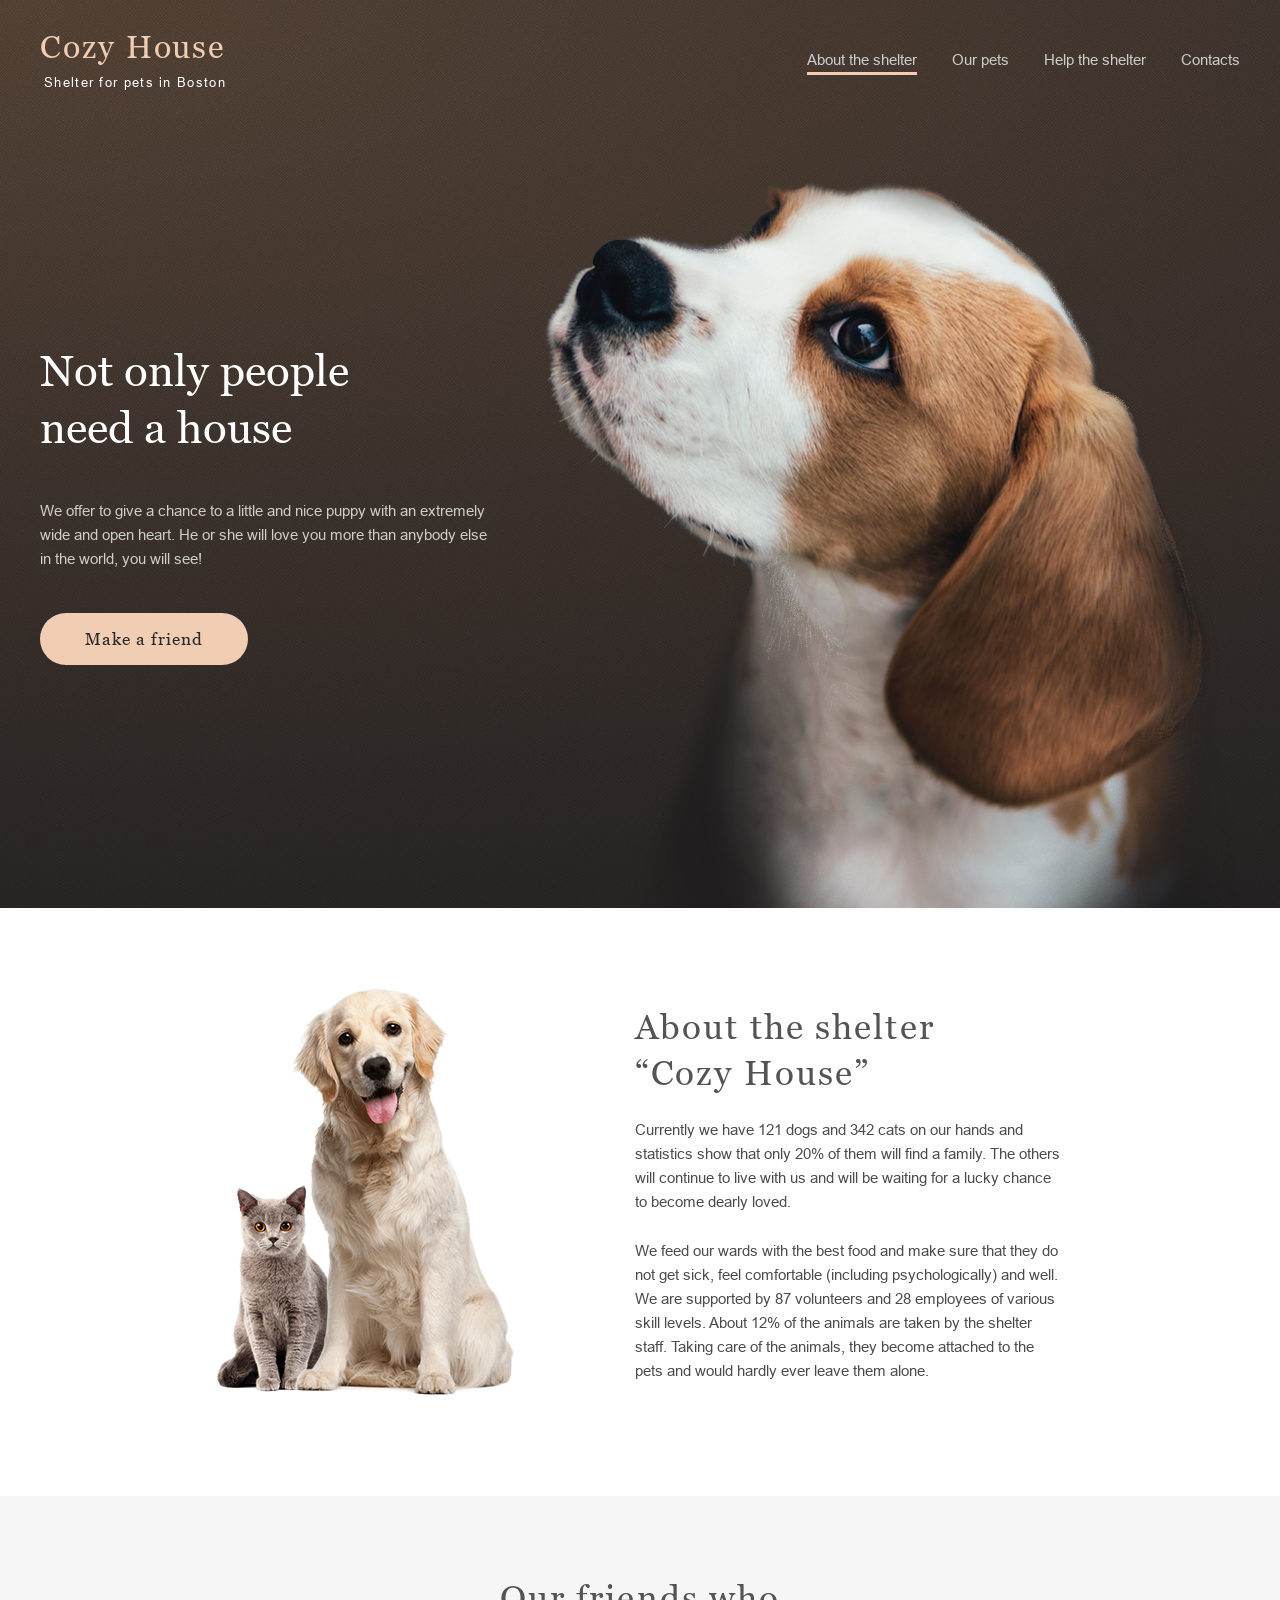
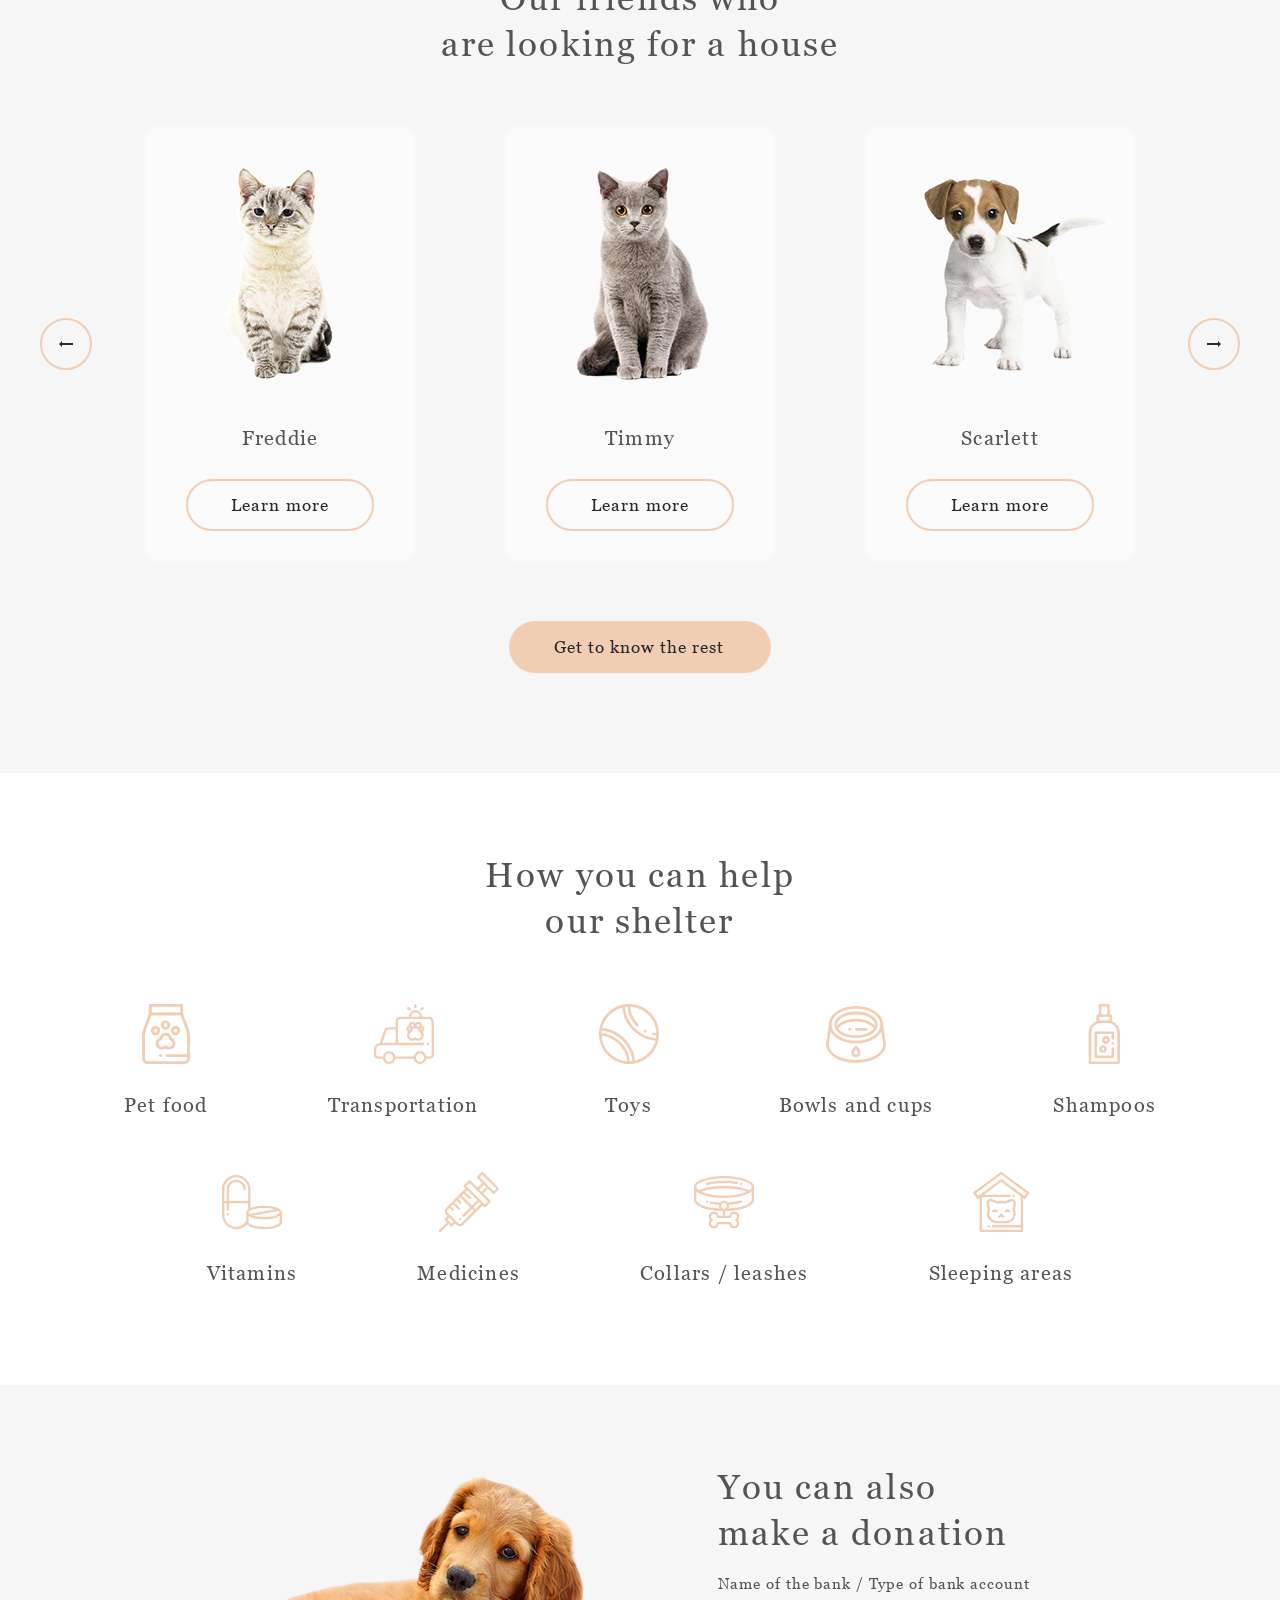
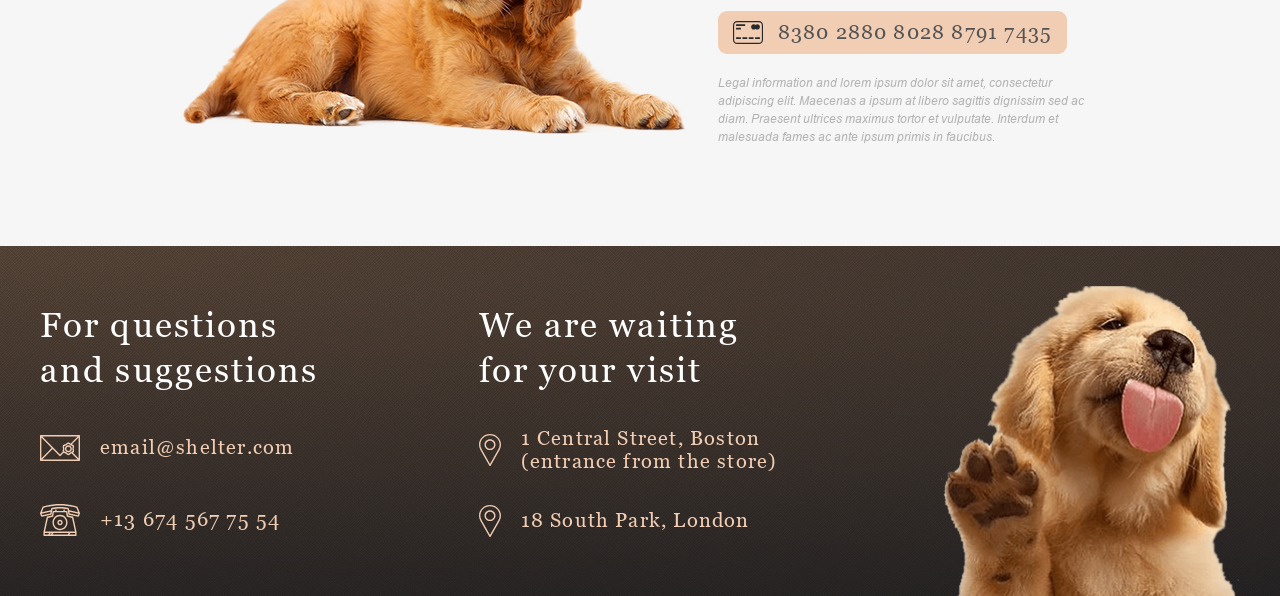
<file: index.html>
<!DOCTYPE html>
<html lang="en">
<head>
    <meta charset="UTF-8">
    <meta name="viewport" content="width=device-width, initial-scale=1.0">
    <title>Cozy House | main page</title>
    <!-- <link rel="preload" href="fonts/ArialMT.woff2" as="font" type="font/woff2" crossorigin>
    <link rel="preload" href="fonts/Georgia.woff2" as="font" type="font/woff2" crossorigin> -->
    <link rel="stylesheet" href="css/style.css">
    <link rel="icon" type="image/x-icon" href="images/favicon.ico">
</head>
<body>
    <div class="overlay" id="overlay"></div> 
    <header class="header">
        <div class="container">
            <div class="header__row">
                <a class="header__logo logo" href="#">
                    <div class="logo__title">
                        Cozy House
                    </div>
                    <div class="logo__desc">
                        Shelter for pets in Boston
                    </div>
                </a>
                <nav class="header__main-menu main-menu">
                    <ul class="main-menu__list">
                        <li class="main-menu__item"><a href="#" class="main-menu__link main-menu__link--current">About the shelter</a></li>
                        <li class="main-menu__item"><a href="pets.html" class="main-menu__link">Our pets</a></li>
                        <li class="main-menu__item"><a href="#help" class="main-menu__link">Help the shelter</a></li>
                        <li class="main-menu__item"><a href="#contacts" class="main-menu__link">Contacts</a></li>
                    </ul>
                </nav>
                <div class="burger header__burger">
                    <div class="burger__elem"></div>
                    <div class="burger__elem"></div>
                    <div class="burger__elem"></div>
                </div>
            </div>
        </div>
    </header>
    <main class="main">
        <div class="hero">
            <div class="container">
                <div class="hero__row">
                    <div class="hero__content">
                        <h1 class="hero__title">
                            Not only people need a house
                        </h1>
                        <div class="hero__desc">
                            We offer to give a chance to a little and nice puppy with an extremely wide and open heart. He or she will love you more than anybody else in the world, you will see!
                        </div>
                        <a class="hero__button button button--background" href="#friends">
                            Make a friend
                        </a>
                    </div>
                    <div class="hero__image-container">
                        <img class="hero__image" src="images/hero-image.png" width="698" height="728" alt="">
                    </div>
                </div>
            </div>
        </div>
        <section class="about">
            <div class="container">
                <div class="about__row">
                    <div class="about__image-container">
                        <img class="about__image" src="images/about-pets.png" width="300" height="408" alt="">
                    </div>
                    <div class="about__content">
                        <h2 class="section-title about__section-title">
                            About the shelter “Cozy House”
                        </h2>
                        <p>
                            Currently we have 121 dogs and 342 cats on our hands and statistics show that only 20% of them will find a family. The others will continue to live with us and will be waiting for a lucky chance to become dearly loved.
                        </p>
                        <p>
                            We feed our wards with the best food and make sure that they do not get sick, feel comfortable (including psychologically) and well. We are supported by 87 volunteers and 28 employees of various skill levels. About 12% of the animals are taken by the shelter staff. Taking care of the animals, they become attached to the pets and would hardly ever leave them alone.
                        </p>
                    </div>
                </div>
            </div>
        </section>
         <section class="friends friends--hero" id="friends">
            <div class="container">
                <h2 class="friends__section-title section-title section-title--big-margin">
                    Our friends who
                    are&nbsp;looking for a house
                </h2>
                <div class="friends__slider slider">
                    <div class="slider__arrow slider__arrow--left">
                        <svg width="14" height="6" viewBox="0 0 14 6" fill="none" xmlns="http://www.w3.org/2000/svg">
                            <path d="M14 2V4H3V6L0 3L3 0V2H14Z" fill="#292929" />
                        </svg>
                    </div>
                   
                    <div class="slider__wrapper">
                        <div class="slider__item">
                            <a class="friends-item" href="#">
                                <div class="friends-item__image-container">
                                    <img src="images/pets-katrine.jpg" alt="">
                                </div>
                                <div class="friends-item__title">
                                    Katrine
                                </div>
                                <div class="friends-item__button button button--round">
                                    Learn more
                                </div>
                            </a>
                        </div>
                        <div class="slider__item">
                            <a class="friends-item" href="#">
                                <div class="friends-item__image-container">
                                    <img src="images/pets-jennifer.jpg" alt="">
                                </div>
                                <div class="friends-item__title">
                                    Jennifer
                                </div>
                                <div class="friends-item__button button button--round">
                                    Learn more
                                </div>
                            </a>
                        </div>
                        <div class="slider__item">
                            <a class="friends-item" href="#">
                                <div class="friends-item__image-container">
                                    <img src="images/pets-woody.jpg" alt="">
                                </div>
                                <div class="friends-item__title">
                                    Woody
                                </div>
                                <div class="friends-item__button button button--round">
                                    Learn more
                                </div>
                            </a>
                        </div>
                    </div>
                    <div class="slider__arrow slider__arrow--right">
                        <svg width="14" height="6" viewBox="0 0 14 6" fill="none" xmlns="http://www.w3.org/2000/svg">
                            <path d="M0 4V2L11 2V0L14 3L11 6V4L0 4Z" fill="#292929" />
                        </svg>
                    </div>
                </div>
                <a class="friends__button button button--background" href="pets.html">
                    Get to know the rest
                </a>
            </div>
        </section>
        <section class="help" id="help">
            <div class="container">
                <h2 class="help__section-title section-title section-title--big-margin">
                    How you can help
                    our shelter
                </h2>
                <div class="help__row">
                    <div class="help__col">
                        <div class="help-item">
                            <div class="help-item__icon">
                                <img src="images/help/1.svg" alt="">
                            </div>
                            <div class="help-item__name">
                                Pet food
                            </div>
                        </div>
                    </div>
                    <div class="help__col">
                        <div class="help-item">
                            <div class="help-item__icon">
                                <img src="images/help/2.svg" alt="">
                            </div>
                            <div class="help-item__name">
                                Transportation
                            </div>
                        </div>
                    </div>
                   
                    <div class="help__col">
                        <div class="help-item">
                            <div class="help-item__icon">
                                <img src="images/help/3.svg" alt="">
                            </div>
                            <div class="help-item__name">
                                Toys
                            </div>
                        </div>
                    </div>
                    <div class="help__col">
                        <div class="help-item">
                            <div class="help-item__icon">
                                <img src="images/help/4.svg" alt="">
                            </div>
                            <div class="help-item__name">
                                Bowls and cups
                            </div>
                        </div>
                    </div>
                    <div class="help__col">
                        <div class="help-item">
                            <div class="help-item__icon">
                                <img src="images/help/5.svg" alt="">
                            </div>
                            <div class="help-item__name">
                                Shampoos
                            </div>
                        </div>
                    </div>
                    <div class="help__col">
                        <div class="help-item">
                            <div class="help-item__icon">
                                <img src="images/help/6.svg" alt="">
                            </div>
                            <div class="help-item__name">
                                Vitamins
                            </div>
                        </div>
                    </div>
                    <div class="help__col">
                        <div class="help-item">
                            <div class="help-item__icon">
                                <img src="images/help/7.svg" alt="">
                            </div>
                            <div class="help-item__name">
                                Medicines
                            </div>
                        </div>
                    </div>
                    <div class="help__col">
                        <div class="help-item">
                            <div class="help-item__icon">
                                <img src="images/help/8.svg" alt="">
                            </div>
                            <div class="help-item__name">
                                Collars / leashes
                            </div>
                        </div>
                    </div>
                    <div class="help__col">
                        <div class="help-item">
                            <div class="help-item__icon">
                                <img src="images/help/9.svg" alt="">
                            </div>
                            <div class="help-item__name">
                                Sleeping areas
                            </div>
                        </div>
                    </div>
                </div>
            </div>
        </section>
        <section class="dontaion">
            <div class="container">
                <div class="dontaion__row">
                    <div class="donation__image-container">
                        <img class="dontaion__image" src="images/donation-dog.png" alt="">
                    </div>
                    <div class="dontaion__content">
                        <h2 class="dontaion__section-title section-title">
                            You can also make a donation
                        </h2>
                        <p class="donation__subtitle">
                            Name of the bank / Type of bank account
                        </p>
                        <a class="donation__credit-card cradit-card" href="#">
                            <img class="cradit-card__img" src="images/credit-card.svg" alt="">
                            8380 2880 8028 8791 7435
                        </a>
                        <div class="donation__desc">
                            Legal information and lorem ipsum dolor sit amet, consectetur adipiscing elit. Maecenas a ipsum at libero sagittis dignissim sed ac diam. Praesent ultrices maximus tortor et vulputate. Interdum et malesuada fames ac ante ipsum primis in faucibus.
                        </div>
                    </div>
                </div>
              
            </div>
        </section>
    </main> 
    <footer class="footer" id="contacts">
        <div class="container">
            <div class="footer__row">
                <div class="footer__col footer__col--links">
                    <h2 class="footer__section-title footer__section-title--big section-title">
                        For questions and suggestions
                    </h2>
                    <ul class="footer__contacts">
                        <li class="footer__list-item">
                            <a class="footer__item footer__item--center" href="mailto:email@shelter.com">
                                <img src="images/icon-email.svg" alt="">
                                email@shelter.com
                            </a>
                        </li>
                        <li class="footer__list-item">
                            <a class="footer__item footer__item--center" href="tel:+136745677554">
                                <img src="images/icon-phone.svg" alt="">
                                +13 674 567 75 54
                            </a>
                        </li>
                    </ul>
                </div>
                <div class="footer__col footer__col--adress">
                    <h2 class="footer__section-title section-title">
                        We are waiting for your visit
                    </h2>
                    <ul class="footer__contacts">
                        <li class="footer__list-item">
                            <a class="footer__item footer__item--center" href="https://maps.app.goo.gl/FoFPzvUxAFWKKioE9" target="_blank">
                                <img src="images/icon-marker.svg" alt="">
                                1 Central Street, Boston (entrance from the store)
                            </a>
                        </li>
                        <li class="footer__list-item">
                            <a class="footer__item footer__item--center" href="https://maps.app.goo.gl/FoFPzvUxAFWKKioE9" target="_blank">
                                <img src="images/icon-marker.svg" alt="">
                                18 South Park, London 
                            </a>
                        </li>
                    </ul>
                </div>
                <div class="footer__col">
                    <img  src="images/footer-puppy.png" alt="">
                </div>
            </div>
        </div>
    </footer>
    <script src="main.js"></script>
</body>
</html>
</file>
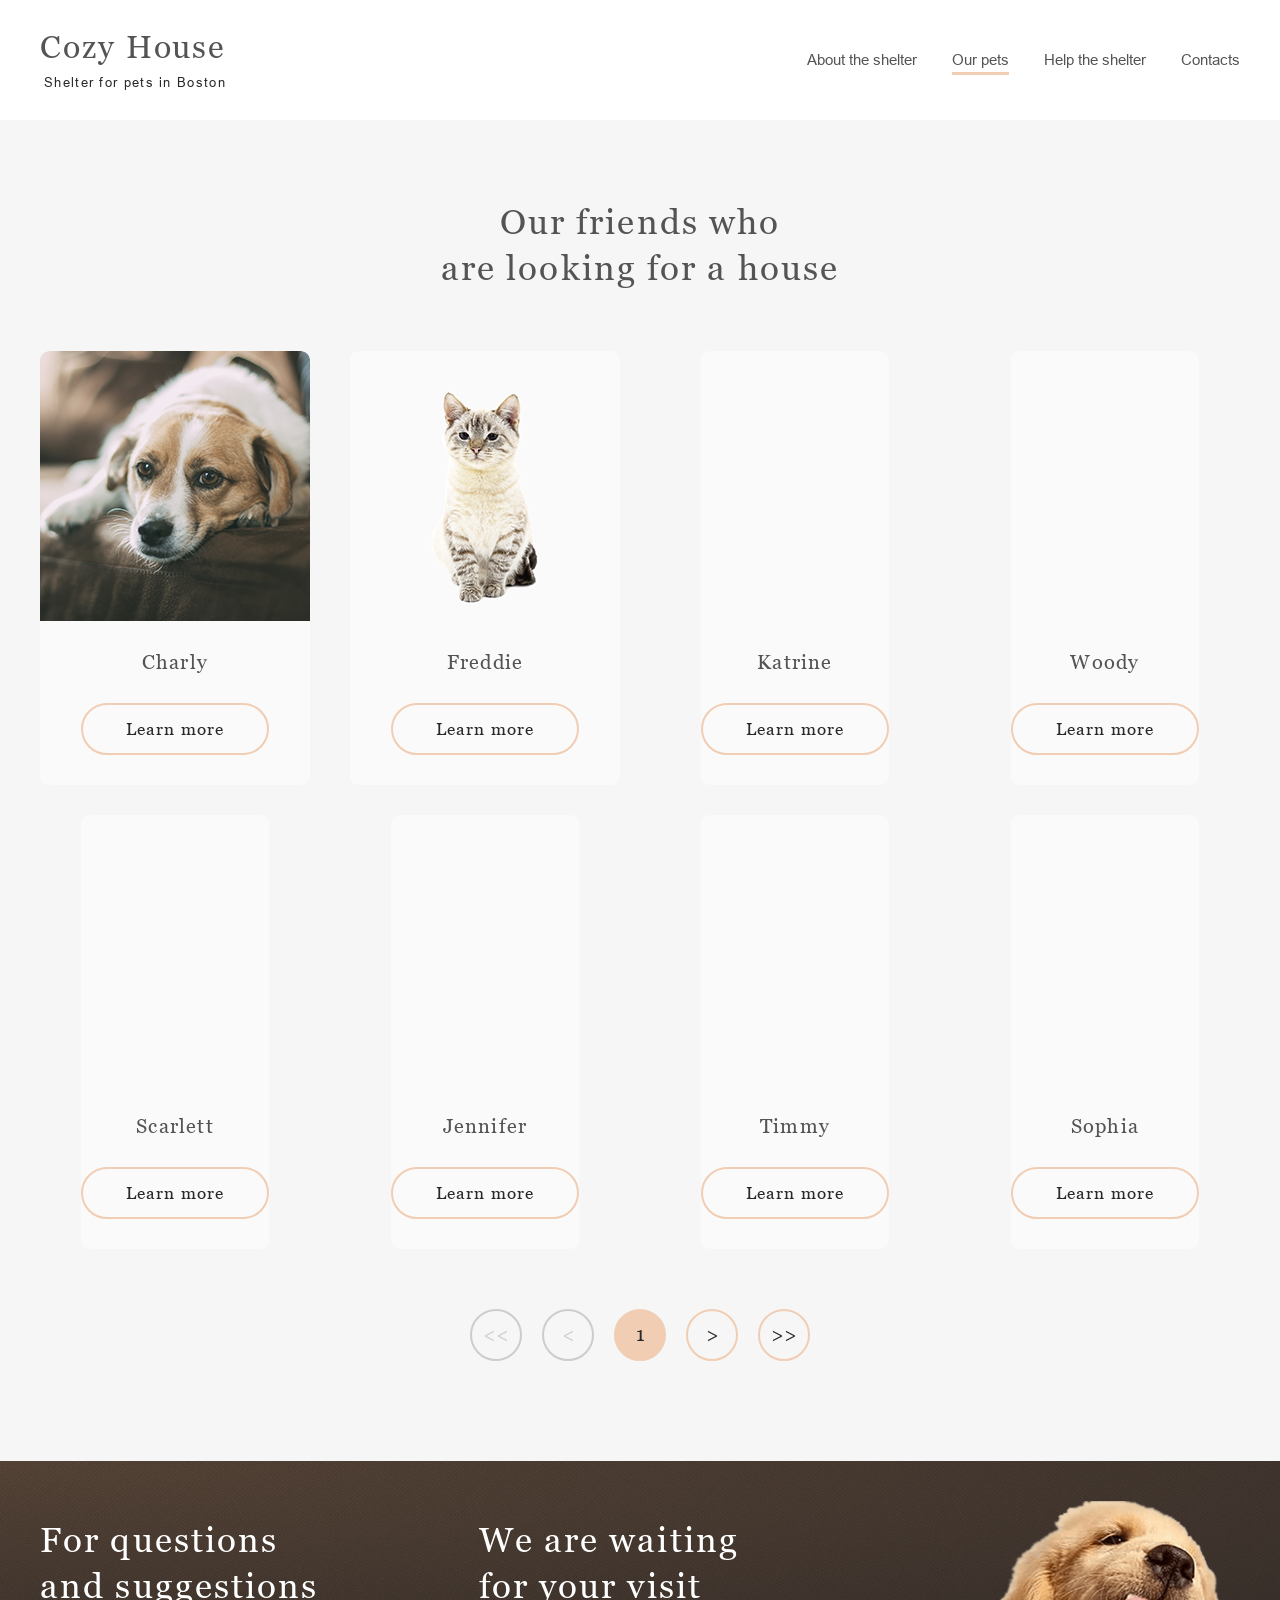
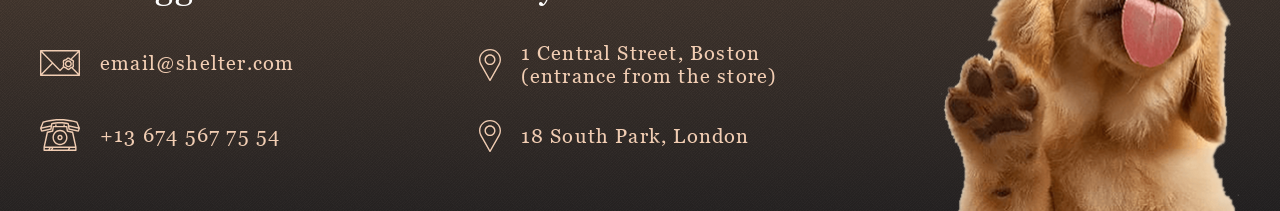
<file: pets.html>
<!DOCTYPE html>
<html lang="en">
<head>
    <meta charset="UTF-8">
    <meta name="viewport" content="width=device-width, initial-scale=1.0">
    <title>Cozy House | pets page</title>
    <!-- <link rel="preload" href="fonts/ArialMT.woff2" as="font" type="font/woff2" crossorigin>
    <link rel="preload" href="fonts/Georgia.woff2" as="font" type="font/woff2" crossorigin> -->
    <link rel="stylesheet" href="css/style.css">
    <link rel="icon" type="image/x-icon" href="images/favicon.ico">
</head>
<body>
    <div class="overlay" class="overlay"></div>
    <header class="header header--inside header--white">
        <div class="container">
            <div class="header__row">
                <a class="header__logo logo" href="https://rolling-scopes-school.github.io/soveliy-JSFEPRESCHOOL2024Q2/shelter/">
                    <div class="logo__title">
                        Cozy House
                    </div>
                    <div class="logo__desc">
                        Shelter for pets in Boston
                    </div>
                </a>
                <nav class="header__main-menu main-menu">
                    <ul class="main-menu__list">
                        <li class="main-menu__item"><a href="https://rolling-scopes-school.github.io/soveliy-JSFEPRESCHOOL2024Q2/shelter/" class="main-menu__link">About the shelter</a></li>
                        <li class="main-menu__item"><a href="#" class="main-menu__link main-menu__link--current">Our pets</a></li>
                        <li class="main-menu__item"><a href="https://rolling-scopes-school.github.io/soveliy-JSFEPRESCHOOL2024Q2/shelter/#help" class="main-menu__link">Help the shelter</a></li>
                        <li class="main-menu__item"><a href="#contacts" class="main-menu__link">Contacts</a></li>
                    </ul>
                </nav>
                <div class="burger header__burger">
                    <div class="burger__elem"></div>
                    <div class="burger__elem"></div>
                    <div class="burger__elem"></div>
                </div>
            </div>
        </div>
    </header>
    <main class="main">
        <div class="friends" id="friends">
            <div class="container">
                <h1 class="friends__section-title section-title section-title--big-margin">
                    Our friends who
                    are&nbsp;looking for a house
                </h1>
                <div class="friends__grid">
                    <a class="friends-item" href="#">
                        <div class="friends-item__image-container">
                            <img src="images/pets-katrine.jpg" alt="">
                        </div>
                        <div class="friends-item__title">
                            Katrine
                        </div>
                        <div class="friends-item__button button button--round">
                            Learn more
                        </div>
                    </a>
                    <a class="friends-item" href="#">
                        <div class="friends-item__image-container">
                            <img src="images/pets-jennifer.jpg" alt="">
                        </div>
                        <div class="friends-item__title">
                            Jennifer
                        </div>
                        <div class="friends-item__button button button--round">
                            Learn more
                        </div>
                    </a>
                    <a class="friends-item" href="#">
                        <div class="friends-item__image-container">
                            <img src="images/pets-woody.jpg" alt="">
                        </div>
                        <div class="friends-item__title">
                            Woody
                        </div>
                        <div class="friends-item__button button button--round">
                            Learn more
                        </div>
                    </a>
                    <a class="friends-item" href="#">
                        <div class="friends-item__image-container">
                            <img src="images/pets/4.jpg" alt="">
                        </div>
                        <div class="friends-item__title">
                            Sophia
                        </div>
                        <div class="friends-item__button button button--round">
                            Learn more
                        </div>
                    </a>
                    <a class="friends-item" href="#">
                        <div class="friends-item__image-container">
                            <img src="images/pets/pets-timmy.png" alt="">
                        </div>
                        <div class="friends-item__title">
                            Timmy
                        </div>
                        <div class="friends-item__button button button--round">
                            Learn more
                        </div>
                    </a>
                    <a class="friends-item" href="#">
                        <div class="friends-item__image-container">
                            <img src="images/pets/pets-charly.jpg" alt="">
                        </div>
                        <div class="friends-item__title">
                            Charly
                        </div>
                        <div class="friends-item__button button button--round">
                            Learn more
                        </div>
                    </a>
                    <a class="friends-item" href="#">
                        <div class="friends-item__image-container">
                            <img src="images/pets/pets-scarlet.jpg" alt="">
                        </div>
                        <div class="friends-item__title">
                            Scarlett
                        </div>
                        <div class="friends-item__button button button--round">
                            Learn more
                        </div>
                    </a>
                    <a class="friends-item" href="#">
                        <div class="friends-item__image-container">
                            <img src="images/pets/8.jpg" alt="">
                        </div>
                        <div class="friends-item__title">
                            Freddie
                        </div>
                        <div class="friends-item__button button button--round">
                            Learn more
                        </div>
                    </a>
                </div>
                <nav class="friends__pagination pagination">
                    <ul class="pagination__list">
                        <li class="pagination__item">
                            <a class="pagination__link pagination__link--disable">&lt;&lt;</a>
                        </li>
                        <li class="pagination__item">
                            <a class="pagination__link pagination__link--disable">&lt;</a>
                        </li>
                        <li class="pagination__item">
                            <a class="pagination__link pagination__link--current">1</a>
                        </li>
                        <li class="pagination__item">
                            <a href="#" class="pagination__link">></a>
                        </li>
                        <li class="pagination__item">
                            <a href="#" class="pagination__link">>></a>
                        </li>
                    </ul>
                </nav>
            </div>
        </div>
    </main> 
    <footer class="footer" id="contacts">
        <div class="container">
            <div class="footer__row">
                <div class="footer__col footer__col--links">
                    <h2 class="footer__section-title footer__section-title--big section-title">
                        For questions and suggestions
                    </h2>
                    <ul class="footer__contacts">
                        <li class="footer__list-item">
                            <a class="footer__item footer__item--center" href="mailto:email@shelter.com">
                                <img src="images/icon-email.svg" alt="">
                                email@shelter.com
                            </a>
                        </li>
                        <li class="footer__list-item">
                            <a class="footer__item footer__item--center" href="tel:+136745677554">
                                <img src="images/icon-phone.svg" alt="">
                                +13 674 567 75 54
                            </a>
                        </li>
                    </ul>
                </div>
                <div class="footer__col footer__col--adress">
                    <h2 class="footer__section-title section-title">
                        We are waiting for your visit
                    </h2>
                    <ul class="footer__contacts">
                        <li class="footer__list-item">
                            <a class="footer__item footer__item--center" href="https://maps.app.goo.gl/FoFPzvUxAFWKKioE9" target="_blank">
                                <img src="images/icon-marker.svg" alt="">
                                1 Central Street, Boston (entrance from the store)
                            </a>
                        </li>
                        <li class="footer__list-item">
                            <a class="footer__item footer__item--center" href="https://maps.app.goo.gl/FoFPzvUxAFWKKioE9" target="_blank">
                                <img src="images/icon-marker.svg" alt="">
                                18 South Park, London 
                            </a>
                        </li>
                    </ul>
                </div>
                <div class="footer__col">
                    <img  src="images/footer-puppy.png" alt="">
                </div>
            </div>
        </div>
    </footer>
    <script src="main.js"></script>
</body>
</html>
</file>
<file: css/style.css>
:root {
    --color-light-xl: #fff;
	--color-light-l: #f6f6f6;
	--color-light-s: #fafafa;
	--color-dark-s: #cdcdcd;
	--color-dark-m: #b2b2b2;
	--color-dark-l: #545454;
	--color-dark-xl: #4c4c4c;
	--color-dark-2xl: #444;
	--color-dark-3xl: #292929;
	--color-primary: #f1cdb3;
	--color-primary-light: #fddcc4;
	--start-screen-gradient-background: #211f20;
	--footer-gradient-background: #211f20;
    --font-family: "Georgia", sans-serif;
    --second-family: "Arial", sans-serif;
}
@font-face {
    font-family: 'Georgia';
    src: url('../fonts/Georgia-Italic.woff2') format('woff2');
    font-weight: normal;
    font-style: italic;
    font-display: swap;
}

@font-face {
    font-family: 'Arial';
    src: url('../fonts/ArialMT.woff2') format('woff2');
    font-weight: normal;
    font-style: normal;
    font-display: swap;
}

@font-face {
    font-family: 'Arial';
    src: url('../fonts/Arial-ItalicMT.woff2') format('woff2');
    font-weight: normal;
    font-style: italic;
    font-display: swap;
}

@font-face {
    font-family: 'Georgia';
    src: url('../fonts/Georgia.woff2') format('woff2');
    font-weight: normal;
    font-style: normal;
    font-display: swap;
}


html{
	scroll-behavior: smooth;
	height: 100%;
}

body{
	display: flex;
	flex-direction: column;	
	height: 100%;
    margin: 0;
    padding: 0;
    font-family: var(--font-family);
    color: var(--color-dark-l);
	background: var(--color-light-l);
}

.main{
	flex: 1 0 auto;
}

.footer{
	flex: 0 0 auto;
}

.container{
	max-width: 1200px;
	padding: 0 15px;
	margin: 0 auto;
}

.button{
	display: inline-flex;
	box-sizing: border-box;
	font-family: var(--font-family);
	font-weight: 400;
	font-size: 17px;
	line-height: 130%;
	color: var(--color-dark-3xl);
	letter-spacing: 0.06em;
	text-decoration: none;
	border-radius: 100px;
	transition: 0.3s;
}

.button--background{
	padding: 15px 45px;
	background: var(--color-primary);
}

.button--background:hover{
	background: var(--color-primary-light)
}

.button--round{
	padding: 13px 43px;
	border: 2px solid var(--color-primary);
}

.section-title{
	font-family: var(--font-family);
	font-weight: 400;
	font-size: 35px;
	line-height: 130%;
	letter-spacing: 0.06em;
	color: var(--color-dark-l);
	margin: 0;
}

.section-title--big-margin{
	margin-bottom: 60px;
}

.header{
	position: absolute;
	top: 0;
	left: 0;
	z-index: 100;
	width: 100%;
	padding: 30px 0;
}

body.lock {
    overflow: hidden;
}

.burger {
	position: relative;
    display: none; 
    flex-direction: column;
    justify-content: space-between;
    width: 30px;
    height: 22px;
    cursor: pointer;
    transition: transform 0.3s ease;
    z-index: 150 !important; 
}
.burger__elem {
    width: 100%;
    height: 2px;
    background-color: #f1cdb3; 
}

.overlay {
    position: fixed;
    top: 0; left: 0;
    width: 100%; height: 100%;
    background: rgba(41, 41, 41, 0.6);
    opacity: 0;
    visibility: hidden;
    transition: all 0.3s ease;
	z-index: 50;
}
.overlay.active {
    opacity: 1;
    visibility: visible;
}

.header--inside{
	position: relative;
}

.header--white{
	background: var(--color-light-xl);
}

.header--white .logo__title{
	color: var(--color-dark-l);
}

.header--white .logo__desc{
	color: var(--color-dark-3xl);
}

.header--white .main-menu__link{
	color: var(--color-dark-l);
}

.header--white .main-menu__link:not(.main-menu__link--current):hover{
	color: var(--color-dark-3xl);
}

.header--white .burger__elem{
	background-color: #000000;
}
.header--white .burger.active .burger__elem {
    background-color: var(--color-primary); 
}

.header__row{
	display: flex;
	justify-content: space-between;
	align-items: center;
}

.logo{
	text-decoration: none;
}

.logo__title{
	font-family: var(--font-family);
	font-weight: 400;
	font-size: 32px;
	line-height: 110%;
	letter-spacing: 0.06em;
	color: var(--color-primary);
}

.logo__desc{
	margin-top: 10px;	
	margin-left: 4px;
	font-family: var(--second-family);
	font-weight: 400;
	font-size: 13px;
	letter-spacing: 0.1em;
	color: var(--color-light-xl);
}

.main-menu__list{
	padding: 0;
	margin: 0;
	display: flex;
	gap: 35px;
	list-style: none;
}

.main-menu__link{
	position: relative;
	display: block;
	font-family: var(--second-family);
	font-weight: 400;
	font-size: 15px;
	line-height: 160%;
	color: var(--color-dark-s);
	text-decoration: none;
	transition: 0.3s;
}

.main-menu__link:after{
	content: '';
	position: absolute;
	top: 100%;
	left: 0;
	width: 0;
	height: 3px;
	background: var(--color-primary);
	transition: 0.3s;
}

.main-menu__link--current{
	cursor: inherit;
}

.main-menu__link.main-menu__link--current:after{
	width: 100%;
}

.main-menu__link:not(.main-menu__link--current):active,
.main-menu__link:not(.main-menu__link--current):hover{
	color: var(--color-light-s);
}


.main-menu__link:not(.main-menu__link--current):active:after{
	width: 100%;
}

.hero{
	position: relative;
	padding-top: 180px;
	background: var(--start-screen-gradient-background) radial-gradient(237.5% 111.8% at 0% 0%, rgb(91, 72, 58) 0%, rgb(38, 36, 37) 100%);
	background-size: cover;
}
.hero::before{
	content: '';
	position: absolute;
	top: 0;
	height: 100%;
	width: 100%;
	background-image: url(../images/noise_transparent.png);
}

.hero__row{
	position: relative;
	display: flex;
	align-items: flex-end;
	justify-content: space-between;
}

.hero__content{
	align-self: center;
	flex-shrink: 0;
	padding-bottom: 80px;
}

.hero__title{
	margin: 0;
	max-width: 310px;
	font-weight: 400;
	font-size: 44px;
	line-height: 130%;
	color: var(--color-light-xl);
}

.hero__desc{
	margin: 42px 0;
	font-family: var(--second-family);
	font-weight: 400;
	font-size: 15px;
	line-height: 160%;
	color: var(--color-dark-s);
	max-width: 460px;
}

.hero__image{
	display: block;
	max-width: 100%;
	height: auto;
}

.about{
	padding: 80px 0 96px;
	background: var(--color-light-xl);
}

.about__row{
	display: flex;
	align-items: center;
	justify-content: center;
	gap: 120px;
}
.about__content{
	max-width: 430px;
}

.about__section-title{
	max-width: 370px;
	margin-bottom: 22px;
}

.about__content p{
	font-family: var(--second-family);
	font-weight: 400;
	font-size: 15px;
	line-height: 160%;
	color: var(--color-dark-xl);
	margin: 0;
}	

.about__content p + p{
	margin-top: 25px;
}

.friends{
	padding: 80px 0 100px;
}

.friends__grid{
	display: grid;
	grid-template-columns: repeat(4, 1fr);
	height: auto !important;
	gap: 30px 40px;
	justify-items: center;
}

.friends__section-title{
	max-width: 430px;
	margin-left: auto;
	margin-right: auto;
	text-align: center;
}

.friends__pagination{
	margin-top: 60px;
}

.pagination__list{
	display: flex;
	align-items: center;
	justify-content: center;
	gap: 20px;
	list-style: none;
	padding: 0;
	margin: 0;
	list-style: none;

}

.pagination__link{
	display: flex;
	align-items: center;
	justify-content: center;
	height: 52px;
	width: 52px;
	box-sizing: border-box;
	border: 2px solid var(--color-primary);
	border-radius: 100px;
	padding-bottom: 3px;
	font-size: 20px;
	line-height: 1;
	/* letter-spacing: 0.06em; */
	text-align: center;
	color: var(--color-dark-3xl);
	text-decoration: none;
	transition: 0.4s;
}

.pagination__link:not(.pagination__link--disable):not(.pagination__link--current):hover{
	background: var(--color-primary-light);
	border-color: var(--color-primary-light);
}

.pagination__link:not(.pagination__link--disable):not(.pagination__link--current):active,
.pagination__link--current{
	background: var(--color-primary);
	border-color:  var(--color-primary);
}

.pagination__link--disable{
	color: var(--color-dark-s);
	border-color: var(--color-dark-s);
	cursor: no-drop;
}

.slider{
	position: relative;
	padding: 0 105px;
	box-sizing: border-box;
}
.slider__item {
	display: block;
	width: 100%;
}
.slider__wrapper{
	display: flex;
	gap: 90px;
	overflow: hidden;
	width: 100%;
	justify-content: center;
	position: relative;
}
@keyframes move-right {
    from { left: 0px; }
    to { left: -100%; }
}

.transition-right {
    animation: move-right 0.5s ease-in-out;
}
/* .exit-animation {
    opacity: 0;
    transform: scale(0.9);
    transition: 0.4s ease-in;
}

.enter-animation {
    animation: fadeIn 0.4s ease-out forwards;
}

@keyframes fadeIn {
    from {
        opacity: 0;
        transform: scale(1.1);
    }
    to {
        opacity: 1;
        transform: scale(1);
    }
} */
.slider__arrow{
	position: absolute;
	top: 50%;
	transform: translateY(-50%);
	display: flex;
	align-items: center;
	justify-content: center;
	height: 52px;
	width: 52px;
	box-sizing: border-box;
	border-radius: 100px;
	border: 2px solid var(--color-primary);
	cursor: pointer;
	transition: 0.3s;
}

.slider__arrow:hover{
	background-color: var(--color-primary-light);
	border-color: var(--color-primary-light);
}

.slider__arrow--left{
	left: 0;
}

.slider__arrow--right{
	right: 0;
}

.friends__button{
	display: block;
	max-width: 262px;
	margin: 60px auto 0;
}

.friends-item{
	display: flex;
	flex-direction: column;
	align-items: center;
	gap: 30px;
	padding-bottom: 30px;
	text-decoration: none;
	background: var(--color-light-s);
	border-radius: 9px;
	cursor: pointer;
	transition: 0.3s;
}

.friends-item:hover{
	background-color: #ffffff;
	box-shadow: 0 2px 35px 14px rgba(13, 13, 13, 0.04);
}

.friends-item:hover .friends-item__button{
	background: var(--color-primary-light);
	border-color: var(--color-primary-light);
	cursor: pointer;
}

.friends-item__image-container{
	position: relative;
	overflow: hidden;
	height: 270px;
	border-radius: 9px 9px 0 0;
}

.friends-item__image-container img{
	height: 100%;
	width: 100%;
	object-fit: contain;
	object-position: center;
}

.friends-item__title{
	font-family: var(--font-family);
	font-weight: 400;
	font-size: 20px;
	letter-spacing: 0.06em;
	text-align: center;
	color: var(--color-dark-l);
	text-decoration: none;
}
.popup-overlay {
    position: fixed;
    top: 0; left: 0;
    width: 100%; height: 100%;
    background: rgba(41, 41, 41, 0.6); /* Затемнение +2 балла */
    z-index: 2000;
    display: flex;
    align-items: center;
    justify-content: center;
    opacity: 0;
    visibility: hidden;
    transition: all 0.3s ease;
    cursor: pointer;
}

/* Показываем при наличии класса active */
.popup-overlay.active {
    opacity: 1;
    visibility: visible;
	display: flex;
	z-index: 1000;
}

/* 2. Окно попапа */
.popup-window {
    position: relative;
    background: #FAFAFA;
    border-radius: 9px;
    max-width: 900px;
    width: auto;
    display: flex;
    box-shadow: 0px 2px 35px 14px rgba(13, 13, 13, 0.04);
    cursor: default; /* На самом окне курсор обычный */
    transition: transform 0.3s ease;
    transform: scale(0.8);
}

.popup-overlay.active .popup-window {
    transform: scale(1);
}

/* 3. Кнопка закрытия (Крестик) */
.popup-close-btn {
    position: absolute;
    top: -52px;
    right: -42px;
    width: 52px;
    height: 52px;
    background: transparent;
    border: 2px solid var(--color-primary);
    border-radius: 50%;
    display: flex;
    align-items: center;
    justify-content: center;
    cursor: pointer;
    transition: 0.3s;
}

.popup-close-btn:hover {
    background-color: var(--color-primary-light);
    border-color: var(--color-primary-light);
}

/* 4. Контент внутри (Картинка + Текст) */
.popup-container {
    display: flex;
    align-items: center;
    gap: 30px;
}

.popup-img {
    width: 500px;
    height: 500px;
    object-fit: cover;
    border-radius: 9px 0 0 9px;
}

.popup-info {
    padding: 10px 20px 10px 0;
    max-width: 350px;
}

.popup-name {
    font-family: var(--font-family);
    font-size: 35px;
    line-height: 1.3;
    letter-spacing: 0.06em;
    color: #000;
    margin-bottom: 10px;
}

.popup-type {
    font-family: var(--font-family);
    font-size: 20px;
    line-height: 1.3;
    letter-spacing: 0.06em;
    margin-bottom: 40px;
}

.popup-description {
    font-family: var(--font-family);
    font-size: 15px;
    line-height: 1.1;
    letter-spacing: 0.06em;
    margin-bottom: 40px;
}

/* Список характеристик */
.popup-list {
    list-style: none;
    padding: 0;
}

.popup-list li {
    font-family: var(--font-family);
    font-size: 15px;
    line-height: 1.1;
    letter-spacing: 0.06em;
    margin-bottom: 11px;
    position: relative;
    padding-left: 15px;
}

.popup-list li::before {
    content: "•";
    color: var(--color-primary);
    position: absolute;
    left: 0;
}


.help{
	padding: 80px 0 100px;
	background: var(--color-light-xl);
}

.help__section-title{
	max-width: 310px;
	margin-left: auto;
	margin-right: auto;
	text-align: center;
}

.help__row{
	display: flex;
    flex-wrap: wrap;
    gap: 55px 120px;
    justify-content: center;
}


.help-item{
	display: flex;
	flex-direction: column;
	align-items: center;
	gap: 30px;
}

.help-item__icon{
	height: 60px;
	display: flex;
	align-items: flex-end;
	justify-content: center;
}

.help-item__icon img{
	max-width: 100%;
	max-height: 60px;
}

.help-item__name{
	font-family: var(--font-family);
	font-weight: 400;
	font-size: 20px;
	line-height: 115%;
	letter-spacing: 0.06em;
	text-align: center;
	color: var(--color-dark-l);
}

.dontaion{
	padding: 80px 0 100px;
	background: var(--color-light-l);
}

.dontaion__row{
	display: flex;
	justify-content: center;
	align-items: center;
	gap: 30px;
}

.dontaion__content{
	max-width: 380px;
}

.dontaion__section-title{
	max-width: 300px;
}

.donation__subtitle{
	margin: 20px 0 18px;
	font-family: var(--font-family);
	font-weight: 400;
	font-size: 15px;
	line-height: 110%;
	letter-spacing: 0.06em;
	color: var(--color-dark-l);
}

.donation__image-container{
	padding-top: 4px;
}

.cradit-card{
	display: flex;
	align-items: center;
	padding: 10px 10px 10px 15px;
	box-sizing: border-box;
	max-width: 349px;
	font-family: var(--font-family);
	font-weight: 400;
	font-size: 20px;
	line-height: 115%;
	letter-spacing: 0.06em;
	color: var(--color-dark-l);
	text-decoration: none;
	border-radius: 9px;
	background: var(--color-primary);
	transition: 0.4s;
}

.cradit-card:hover{
	opacity: .8;
}

.cradit-card__img{
	margin-right: 15px;
}

.donation__desc{
	margin-top: 20px;
	font-family: var(--second-family);
	font-style: italic;
	font-weight: 400;
	font-size: 12px;
	line-height: 150%;
	color: var(--color-dark-m);
}


.footer{
	position: relative;
	padding: 40px 0 0 0;
	/* background:  radial-gradient(549.89% 73.65% at 5.73% 50%, rgb(81, 61, 47) 0%, rgb(26, 26, 28) 100%) var(--start-screen-gradient-background); */
	background: var(--start-screen-gradient-background) radial-gradient(237.5% 111.8% at 0% 0%, rgb(91, 72, 58) 0%, rgb(38, 36, 37) 100%);
}
.footer::before{
	content: '';
	position: absolute;
	top: 0;
	left: 0;
	height: 100%;
	width: 100%;
	background: url(../images/noise_transparent.png);
}
.footer__row{
	position: relative;
	display: flex;
	align-items: flex-start;
	justify-content: space-between;
}

.footer__section-title{
	margin-bottom: 33px;
	color: var(--color-light-xl);
}

.footer__section-title--big{
	margin-bottom: 38px;
}

.footer__contacts{
	padding: 0;
	margin: 0;
	list-style: none;
}

.footer__col--links {
	max-width: 279px;
}

.footer__col--adress{
	max-width: 302px;
}

.footer__col--adress .footer__list-item + .footer__list-item{
	margin-top: 32px;
}

.footer__col > img{
	display: block;
}
.footer__col:not(:last-child){
	padding-top: 17px;
}

.footer__item{
	display: flex;
	align-items: flex-start;
	font-weight: 400;
	font-size: 20px;
	line-height: 115%;
	letter-spacing: 0.06em;
	color: var(--color-primary);
	text-decoration: none;
	transition: .4s;
}

.footer__item:hover{
	opacity: 0.8;
}

.footer__item--center{
	align-items: center;
}

.footer__item img{
	margin-right: 20px;
	flex-shrink: 0;
}

.footer__list-item + .footer__list-item {
	margin-top: 40px;
}

.burger{
	display: none;
}

@media (max-width: 1279px) {
    .friends__grid {
        grid-template-columns: repeat(2, 1fr) !important; 
        gap: 30px 40px; 
        justify-items: center;
        width: 100%;
		max-width: 580px;
        margin: 0 auto; 
    }
	.popup-window { 
		max-width: 630px; 
	}
    .popup-img { 
		width: 350px; 
		height: 350px; 
	}
    .popup-info { 
		max-width: 260px; 
	}
    .popup-name { 
		margin-bottom: 10px; 
	}
    .popup-type { 
		margin-bottom: 20px; 
	}
    .popup-description { 
		margin-bottom: 20px; font-size: 13px; 
	}
}
@media (max-width:1100px){
	
	.slider__wrapper{
		gap: 50px;
	}

	.friends__grid{
		grid-template-columns: repeat(2,1fr);
		gap: 30px 40px;
	}
}
@media (max-width:991px){

	
	.container{
		padding: 0 30px;
	}

	.hero {
		padding-top: 149px;
	}

	.hero__row{
		flex-direction: column;
	}

	.hero__content{
		display: flex;
		flex-direction: column;
		padding-bottom: 100px;
	}

	.hero__desc{
		max-width: clamp(300px, 60vw, 800px);
	}
	
	.hero__image{
		max-width: 569px;
		width: 100%;
	}

	.hero__button{
		margin: 0 auto;
	}

	.about__row{
		flex-direction: column-reverse;
		gap: 80px;
	}

	.about__section-title{
		margin-bottom: 24px;
	}

	.slider{
		padding: 0 64px;
	}

	.slider__item{
		width: 100%;
	}

	.slider__wrapper{
		gap: 40px;
	}

	/* .slider__item:nth-child(3){
		display: none;
	} */
	.popup-window { 
		max-width: 630px; 
	}
    .popup-img { 
		width: 350px; height: 350px; 
	}
	
	.help{
		padding: 80px 0 99px;
	}

	.help__row{
		display: grid;
		grid-template-columns: repeat(3, 1fr);
		gap: 55px 0;
		padding: 0 10px;
		box-sizing: border-box;
	}
	.help__col{
		padding: 0 15px;
		box-sizing: border-box;
	}


	.dontaion__row{
		flex-direction: column-reverse;
		gap: 60px;
	}

	.donation__image-container{
		padding-top: 0;
	}

	.donation__image-container img{
		display: block;
		margin-left: -2px;
	}

	.donation__subtitle{
		margin: 20px 0 19px;
	}
	
	.footer{
		padding: 31px 0 0 0;
	}

	.footer__col:not(:last-child){
		padding-top: 0;
	}

	.footer__row{
		flex-wrap: wrap;
		justify-content: center;
		gap: 64px 60px;
	}

	.friends{
		padding: 80px 0 78px;
	}
	.friends--hero{
		padding: 80px 0 100px;
	}
	.friends__section-title{
		margin-bottom: 30px;
	}
	.friends--hero .friends__section-title{
		margin-bottom: 60px;
	}
	.friends__grid{
		display: grid !important;
		grid-template-columns: repeat(2,1fr) !important;
		gap: 30px 40px;
		padding: 0 64px;
		width: 100%;
		max-width: 580px;
		margin: 0 auto;
	}

	/* .friends__grid .friends-item:nth-child(n + 7){
		display: none;
	} */

	.friends__pagination{
		margin-top: 40px;
	}
	
}

@media (max-width:767px){

	.container{
		padding: 0 15px;
	}

	.header .container{
		padding: 0 20px;
	}

	.header__main-menu{
		display: none;
	}
	.burger{
		display: flex;
		flex-direction: column;
		justify-content: space-between;
		width: 30px;
		height: 22px;
		z-index: 150 !important;
	}
	
	.burger__elem{
		height: 2px;
		background-color: var(--color-primary);
	}

    .header__main-menu {
        position: fixed;
        top: 0;
        right: -320px; 
        max-width: 320px;
		width: 100%;
        height: 100vh;
        background-color: #292929; 
		display: flex;
        align-items: center;   
        justify-content: center; 
        transition: transform 0.5s ease;
        z-index: 120;
	}
    .header__main-menu.active {
        transform: translateX(-320px);
    }
    
    .burger.active {
        transform: rotate(90deg);
    }

    .main-menu__list {
        display: flex;
        flex-direction: column; 
        align-items: center;   
		justify-content: center;
		height: auto;
        gap: 40px;            
        list-style: none;
        padding: 0;
    }
	.main-menu__link {
        font-size: 32px;       
        line-height: 160%;
		text-align: center;
        color: #CDCDCD;        
        text-decoration: none;
		transition: color 0.3s ease;
    }
	.main-menu__link:hover {
        color: #F1CDB3;
    }
    .main-menu__link--current {
        color: #F1CDB3;
        border-bottom: 3px solid #F1CDB3;
    }
	.header--white .header__main-menu {
        background-color: #FFFFFF;
    }
    .header--white .main-menu__link {
        color: #545454;
    }
    .header--white .main-menu__link--current {
        color: #292929;
        border-bottom: 3px solid #F1CDB3;
    }

    .header--white .burger__elem {
        background-color: #000000;
    }
	.header--white .logo__title {
        color: var(--color-primary);
    }
    .header--white .logo__desc {
        color: var(--color-dark-3xl);
    }

	.hero .container{
		padding:  0 14px;
	}

	.hero__content{
		text-align: center;
	}

	.hero__title{
		max-width: 255px;
		margin: 0 auto;
		font-size: 25px;
		line-height: 130%;
		letter-spacing: 0.06em;
	}

	.hero__desc{

		font-size: 15px;
		line-height: 160%;
	}

	.about{
		padding: 42px 0 38px;
	}

	.about .container{
		padding: 0 25px;
	}
	
	.about__row{
		gap: 41px;
	}

	.about__content p + p{
		margin-top: 22px;
	}
	

	.about__image{
		height: auto;
		max-width: 100%;
	}

	.section-title{
		font-size: 25px;
		line-height: 130%;
		letter-spacing: 0.06em;
		text-align: center;
	}


	.section-title--big-margin{
		margin-bottom: 41px;
	}

	.about__content p{
		text-align: justify;
	}

	.friends{
		padding: 42px 0 43px;
	}

	.slider{
		padding: 0 10px 72px;
	}

	.slider__item:nth-child(2){
		display: none;
	}

	.slider__arrow{
		top: auto;
		bottom: 0;
	}

	.slider__arrow--right{
		transform: translateX(92px);
		right: 50%;
	}

	.slider__arrow--left{
		transform: translateX(-92px);
		left: 50%;
	}

	.friends__button{
		margin-top: 42px;
	}
	.popup-window { 
		max-width: 240px; 
		flex-direction: column; 
	}
    .popup-img { 
		display: none; 
	} 
	.popup-info {
        padding: 10px;
        text-align: center;
        max-width: 100%;
    }
    .popup-list {
        text-align: left;
    }
    .popup-close-btn { 
		right: -30px; 
	}
	
	.help{
		padding: 42px 0 39px;
	}
	
	.help__row{
		grid-template-columns: repeat(2, 1fr);
		gap: 30px;
		padding: 0;
	}

	.help__section-title{
		max-width: 230px;
	}
	
	.help__col{
		padding: 0;
	}

	.help-item{
		gap: 21px;
	}

	.help-item__icon{
		height: 50px;
	}

	.help-item__icon img{
		max-height: 50px;
	}

	.help-item__name{
		font-size: 15px;
		line-height: 110%;
		letter-spacing: 0.06em;
	}

	

	.donation__image-container img{
		max-width: 100%;
	}

	.dontaion{
		padding: 42px 0;
	}

	.donation .container{
		padding: 0 19px;
	}

	.dontaion__section-title{
		max-width: 220px;
		margin: 0 auto;
	}

	.donation__subtitle{
		font-weight: 400;
		font-size: 15px;
		line-height: 160%;
		text-align: center;
		letter-spacing: 0;
	}

	.dontaion__content{
		display: flex;
		flex-direction: column;
	}

	.cradit-card{
		font-size: 15px;
		line-height: 110%;
		align-self: flex-start;
	}

	.dontaion .container{
		padding: 0 20px;
	}

	.dontaion__row{
		gap: 43px;
	}

	.donation__desc{
		text-align: justify;
	}

	.footer__item {
		justify-content: center;
	}

	.footer__row{
		gap: 40px;
	}

	.footer__section-title{
		margin-bottom: 38px;
	}

	.footer__col--adress .footer__contacts{
		margin: 0 -5px;
	}

	.footer__col--adress .footer__item {
		justify-content: flex-start;
	}

	.footer__col--adress .footer__list-item + .footer__list-item{
		margin-top: 40px;
	}

	.footer__col > img{
		max-width: 260px;
	}

	.friends__grid{
		padding: 0 15px;
		grid-template-columns: 1fr;
		grid-template-rows: repeat(3, auto);
		height: auto !important;
		justify-items: center;
		gap: 30px;
	}

	.friends__pagination{
		margin-top: 44px;
	}

	.pagination__list{
		gap: 10px;
	}

	.about__section-title{
		max-width: 300px;
		margin: 0 auto 24px;
	}
	.friends--hero .friends__section-title{
		margin-bottom: 42px;
	}
}
@media (max-width:650px){
	.footer__row{
		flex-direction: column;
		align-items: center;
	}

}
@media (max-width:568px){

	.friends__grid{
		grid-template-columns: 1fr;
		justify-items: center;
	}

	.friends__grid .friends-item:nth-child(n + 4){
		display: none;
	}
	.hero__image{
		max-width: 260px;
	}

	.hero__content{
		padding-bottom: 106px;
	}

	.hero__image-container{
		margin-right: -4px;
	}

	.about__image{
		max-width: 260px;
	}

	.donation__image-container img{
		max-width: 260px;
		margin-right: 0;
	}

}
@media (max-width: 767px) {
    .friends__grid {
        display: grid !important;
        grid-template-columns: 1fr !important; 
        height: auto !important; 
        max-height: none !important;
        gap: 30px !important;
        justify-items: center;
        margin-bottom: 40px;
    }
    .slider__item {
        width: 270px; 
        display: block !important;
    }
}
</file>
